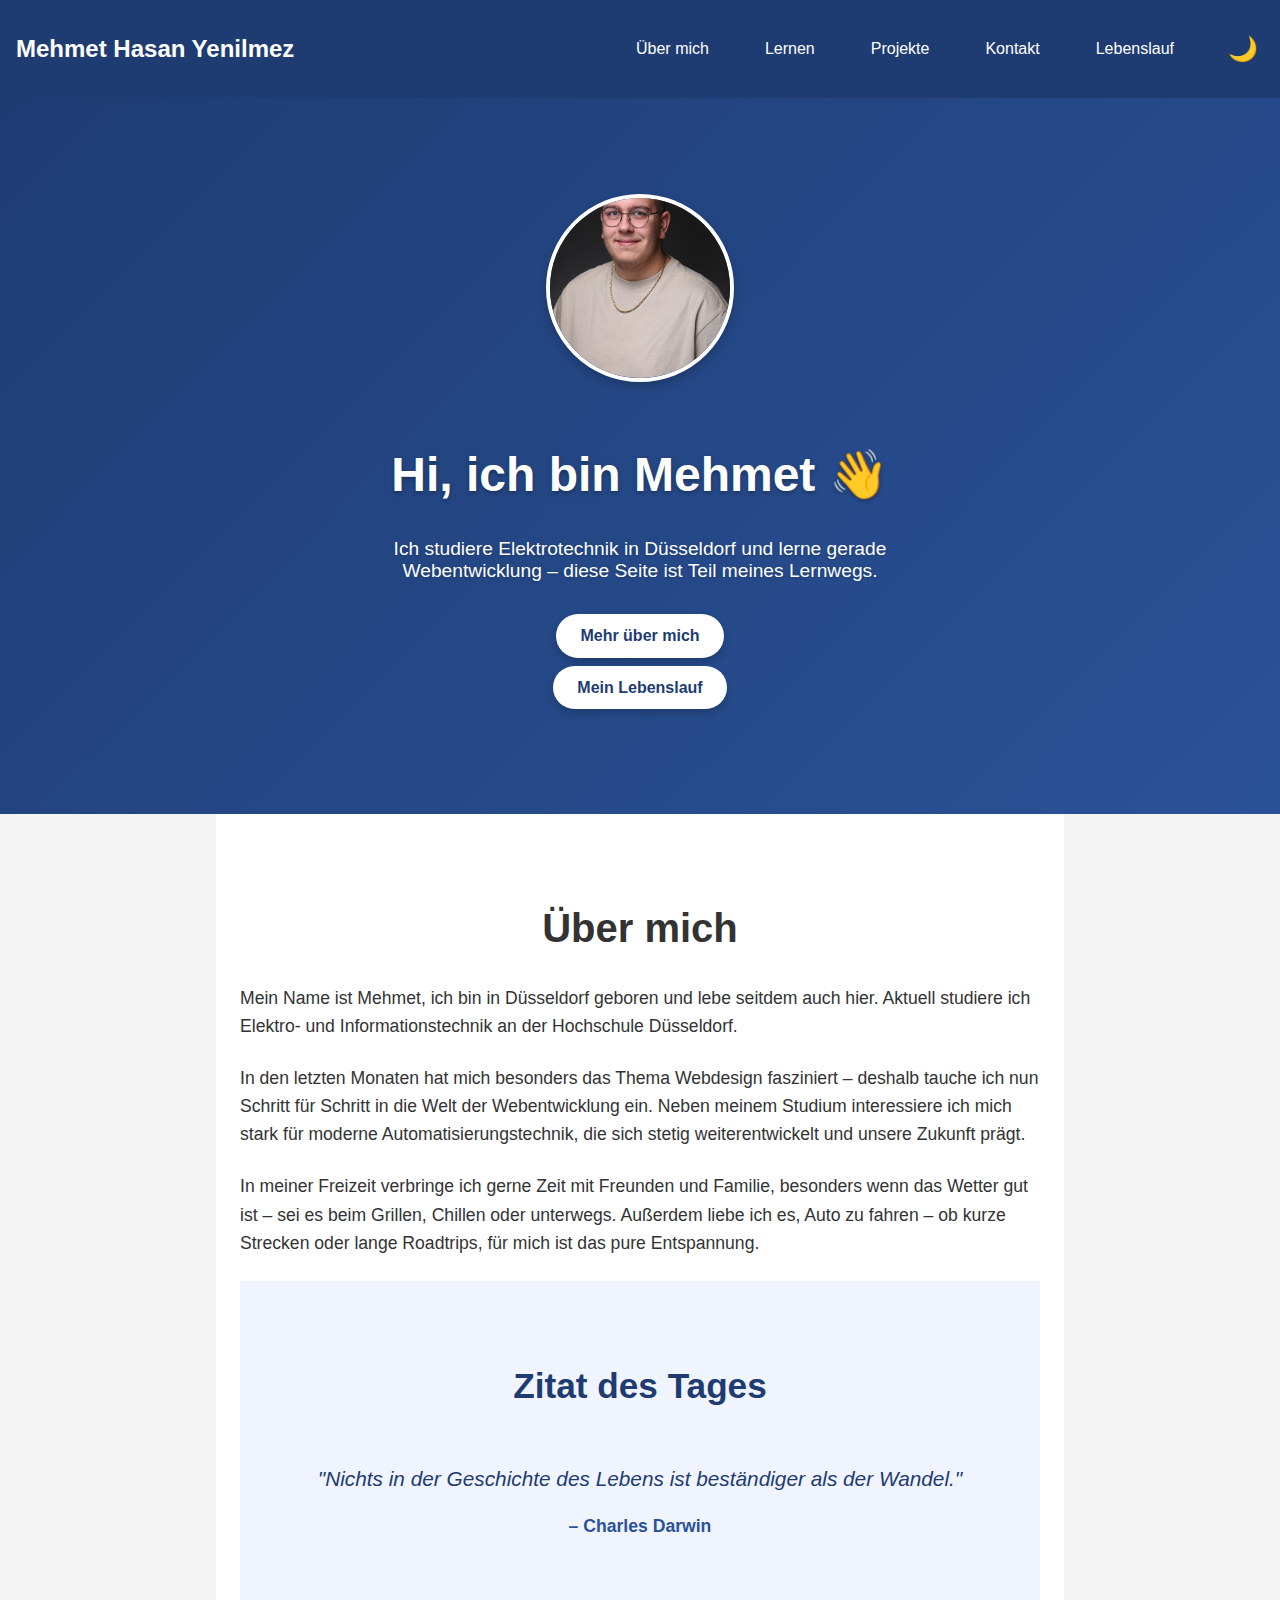
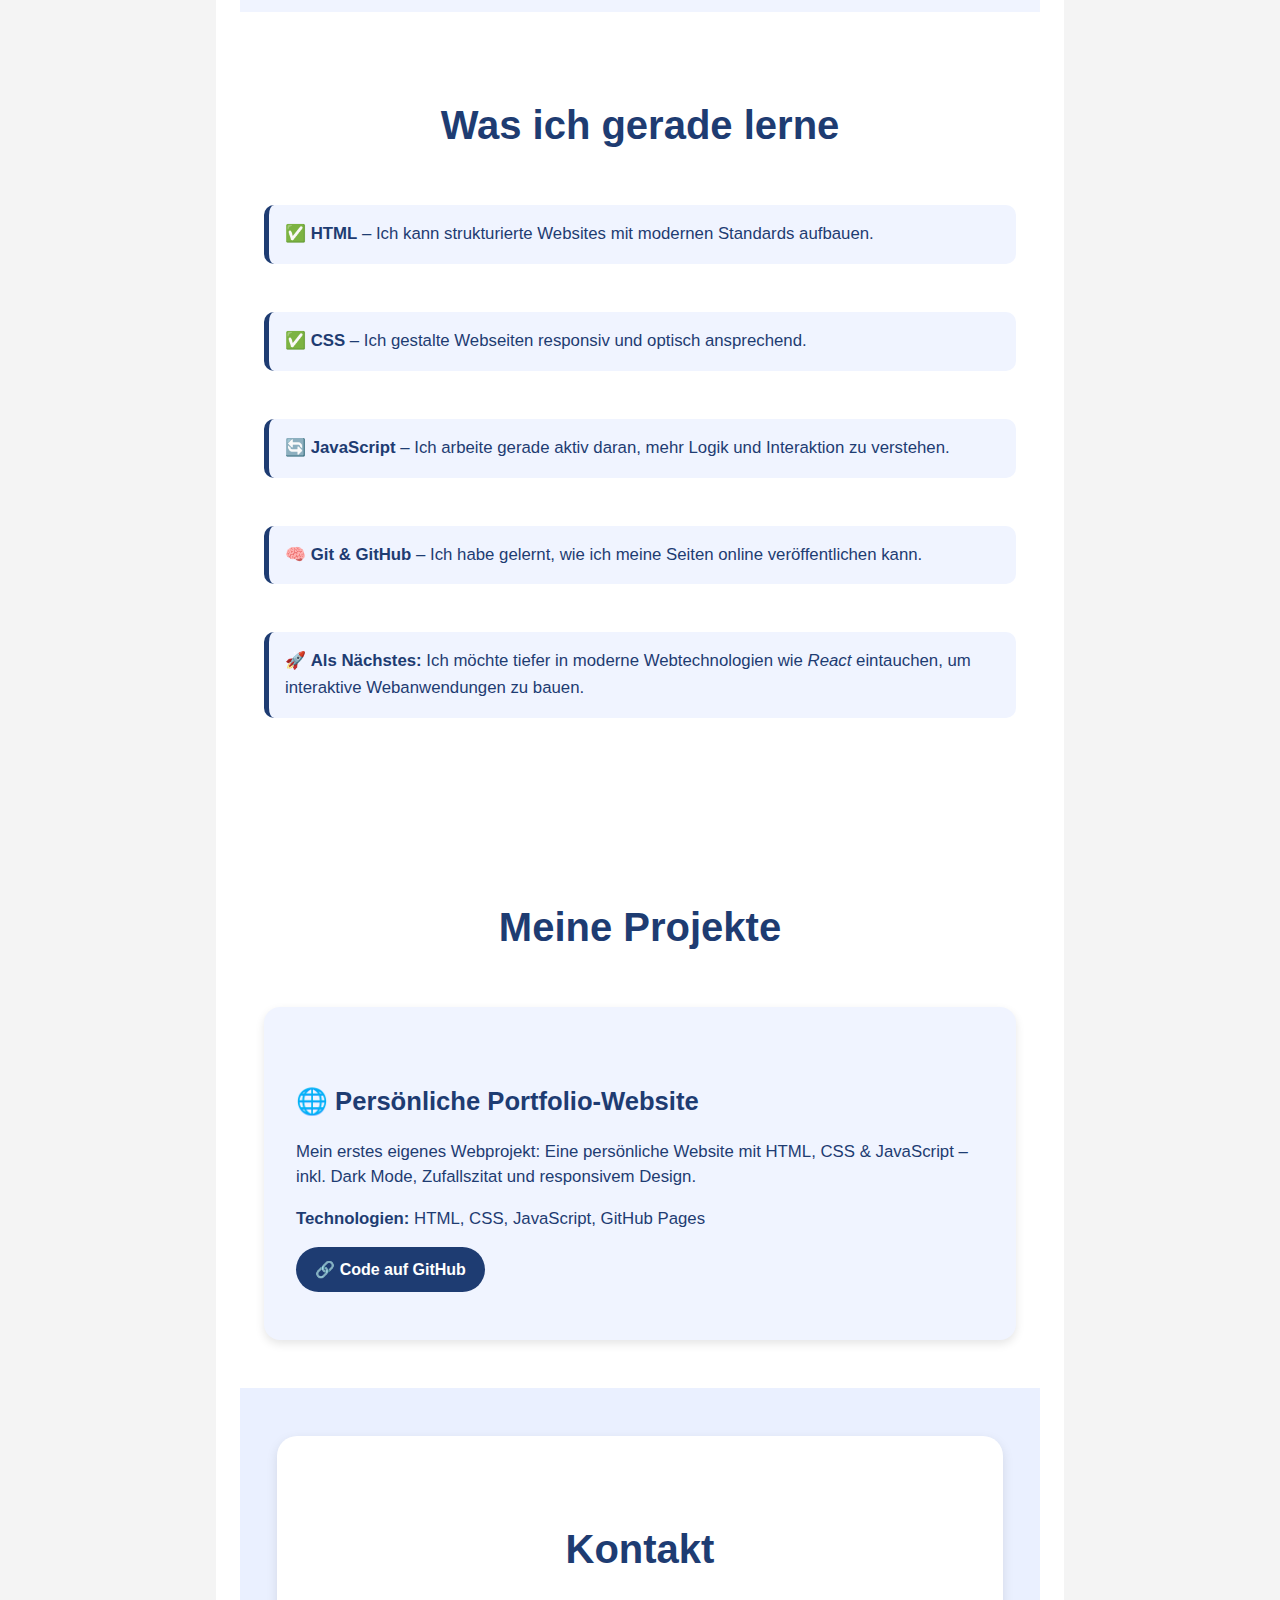
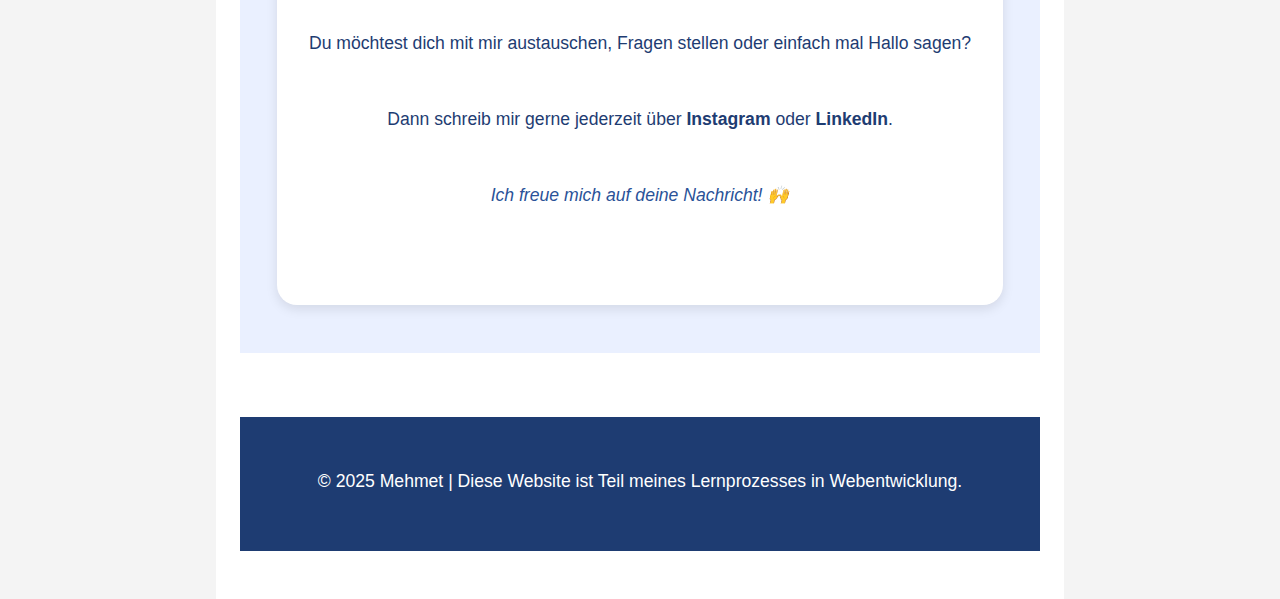
<file: index.html>
<!DOCTYPE html>
<html lang="de">
<head>
  <meta charset="UTF-8" />
  <meta name="viewport" content="width=device-width, initial-scale=1.0"/>
  <title>Mehmet Website</title>
  <link rel="stylesheet" href="style.css" />
  
</head>
<body>
  <!-- Navigation -->
  <nav class="navbar">
    <div class="nav-container">
      <a href="#" class="nav-logo">Mehmet Hasan Yenilmez</a>
      <div class="nav-right">
        <ul class="nav-menu" id="nav-menu">
          <li><a href="#about" onclick="closeMobileMenu()">Über mich</a></li>
          <li><a href="#lernen" onclick="closeMobileMenu()">Lernen</a></li>
          <li><a href="#projekte" onclick="closeMobileMenu()">Projekte</a></li>
          <li><a href="#kontakt" onclick="closeMobileMenu()">Kontakt</a></li>
          <li><a href="lebenslauf.html" onclick="closeMobileMenu()">Lebenslauf</a></li>
        </ul>
        <button class="dark-toggle" id="dark-toggle" aria-label="Dark Mode Toggle">🌙</button>
        <div class="nav-toggle" id="mobile-menu">&#9776;</div>
      </div>
    </div>
  </nav>

  <!-- Hero Section -->
  <section class="hero">
    <img src="MEMO 1.jpg" alt="Mehmet Profilbild" class="profilbild" />
    <h1>Hi, ich bin Mehmet 👋</h1>
    <p>
      Ich studiere Elektrotechnik in Düsseldorf und lerne gerade Webentwicklung – diese Seite ist Teil meines Lernwegs.
    </p>
    <a href="#about" class="btn">Mehr über mich</a>
    <h4> <a href="lebenslauf.html" class="btn">Mein Lebenslauf</a> </h4>
  </section>

  <!-- Über mich Section -->
  <section id="about" class="about fade-in">
    <h2>Über mich</h2>
    <p>
      Mein Name ist Mehmet, ich bin in Düsseldorf geboren und lebe seitdem auch hier. Aktuell studiere ich Elektro- und Informationstechnik an der Hochschule Düsseldorf.
    </p>
    <p>
      In den letzten Monaten hat mich besonders das Thema Webdesign fasziniert – deshalb tauche ich nun Schritt für Schritt in die Welt der Webentwicklung ein. Neben meinem Studium interessiere ich mich stark für moderne Automatisierungstechnik, die sich stetig weiterentwickelt und unsere Zukunft prägt.
    </p>
    <p>
      In meiner Freizeit verbringe ich gerne Zeit mit Freunden und Familie, besonders wenn das Wetter gut ist – sei es beim Grillen, Chillen oder unterwegs. Außerdem liebe ich es, Auto zu fahren – ob kurze Strecken oder lange Roadtrips, für mich ist das pure Entspannung.
    </p>

    <section class="zitat-section fade-in">
      <h2>Zitat des Tages</h2>
      <blockquote id="zitat-text">Lade Zitat...</blockquote>
      <p id="zitat-autor"></p>
    </section>

    <section id="lernen" class="lern-section fade-in">
      <h2>Was ich gerade lerne</h2>
      <ul class="lern-liste">
        <li>
          ✅ <strong>HTML</strong> – Ich kann strukturierte Websites mit modernen Standards aufbauen.
        </li>
        <li>
          ✅ <strong>CSS</strong> – Ich gestalte Webseiten responsiv und optisch ansprechend.
        </li>
        <li>
          🔄 <strong>JavaScript</strong> – Ich arbeite gerade aktiv daran, mehr Logik und Interaktion zu verstehen.
        </li>
        <li>
          🧠 <strong>Git & GitHub</strong> – Ich habe gelernt, wie ich meine Seiten online veröffentlichen kann.
        </li>
        <li>
          🚀 <strong>Als Nächstes:</strong> Ich möchte tiefer in moderne Webtechnologien wie <em>React</em> eintauchen, um interaktive Webanwendungen zu bauen.
        </li>
      </ul>
    </section>

    <section id="projekte" class="projekt-section fade-in">
      <h2>Meine Projekte</h2>
      <div class="projekt-card">
        <h3>🌐 Persönliche Portfolio-Website</h3>
        <p>Mein erstes eigenes Webprojekt: Eine persönliche Website mit HTML, CSS & JavaScript – inkl. Dark Mode, Zufallszitat und responsivem Design.</p>
        <p><strong>Technologien:</strong> HTML, CSS, JavaScript, GitHub Pages</p>
        <div class="projekt-links">
          <a href="https://github.com/Memo230701/meine-Website" target="_blank">🔗 Code auf GitHub</a>
        </div>
      </div>
    </section>

    <section id="kontakt" class="contact-section fade-in">
      <div class="contact-box">
        <h2>Kontakt</h2>
        <p>Du möchtest dich mit mir austauschen, Fragen stellen oder einfach mal Hallo sagen?</p>
        <p>
          Dann schreib mir gerne jederzeit über
          <a href="https://www.instagram.com/mehmet.ynlmz_/" target="_blank">Instagram</a>
          oder
          <a href="https://www.linkedin.com/in/mehmet-hasan-yenilmez/" target="_blank">LinkedIn</a>.
        </p>
        <p class="thanks-text">Ich freue mich auf deine Nachricht! 🙌</p>
      </div>
    </section>

    <script src="script.js"></script>
    <script>
      function closeMobileMenu() {
        const navMenu = document.getElementById("nav-menu");
        if (navMenu.classList.contains("active")) {
          navMenu.classList.remove("active");
        }
      }

      // Fade-In Animation beim Scrollen aktivieren
      const faders = document.querySelectorAll('.fade-in');
      const observer = new IntersectionObserver(entries => {
        entries.forEach(entry => {
          if (entry.isIntersecting) {
            entry.target.classList.add('visible');
          }
        });
      }, { threshold: 0.1 });

      faders.forEach(el => observer.observe(el));
    </script>

    <footer class="footer">
      <p>© 2025 Mehmet | Diese Website ist Teil meines Lernprozesses in Webentwicklung.</p>
    </footer>
  </body>
</html>
</file>
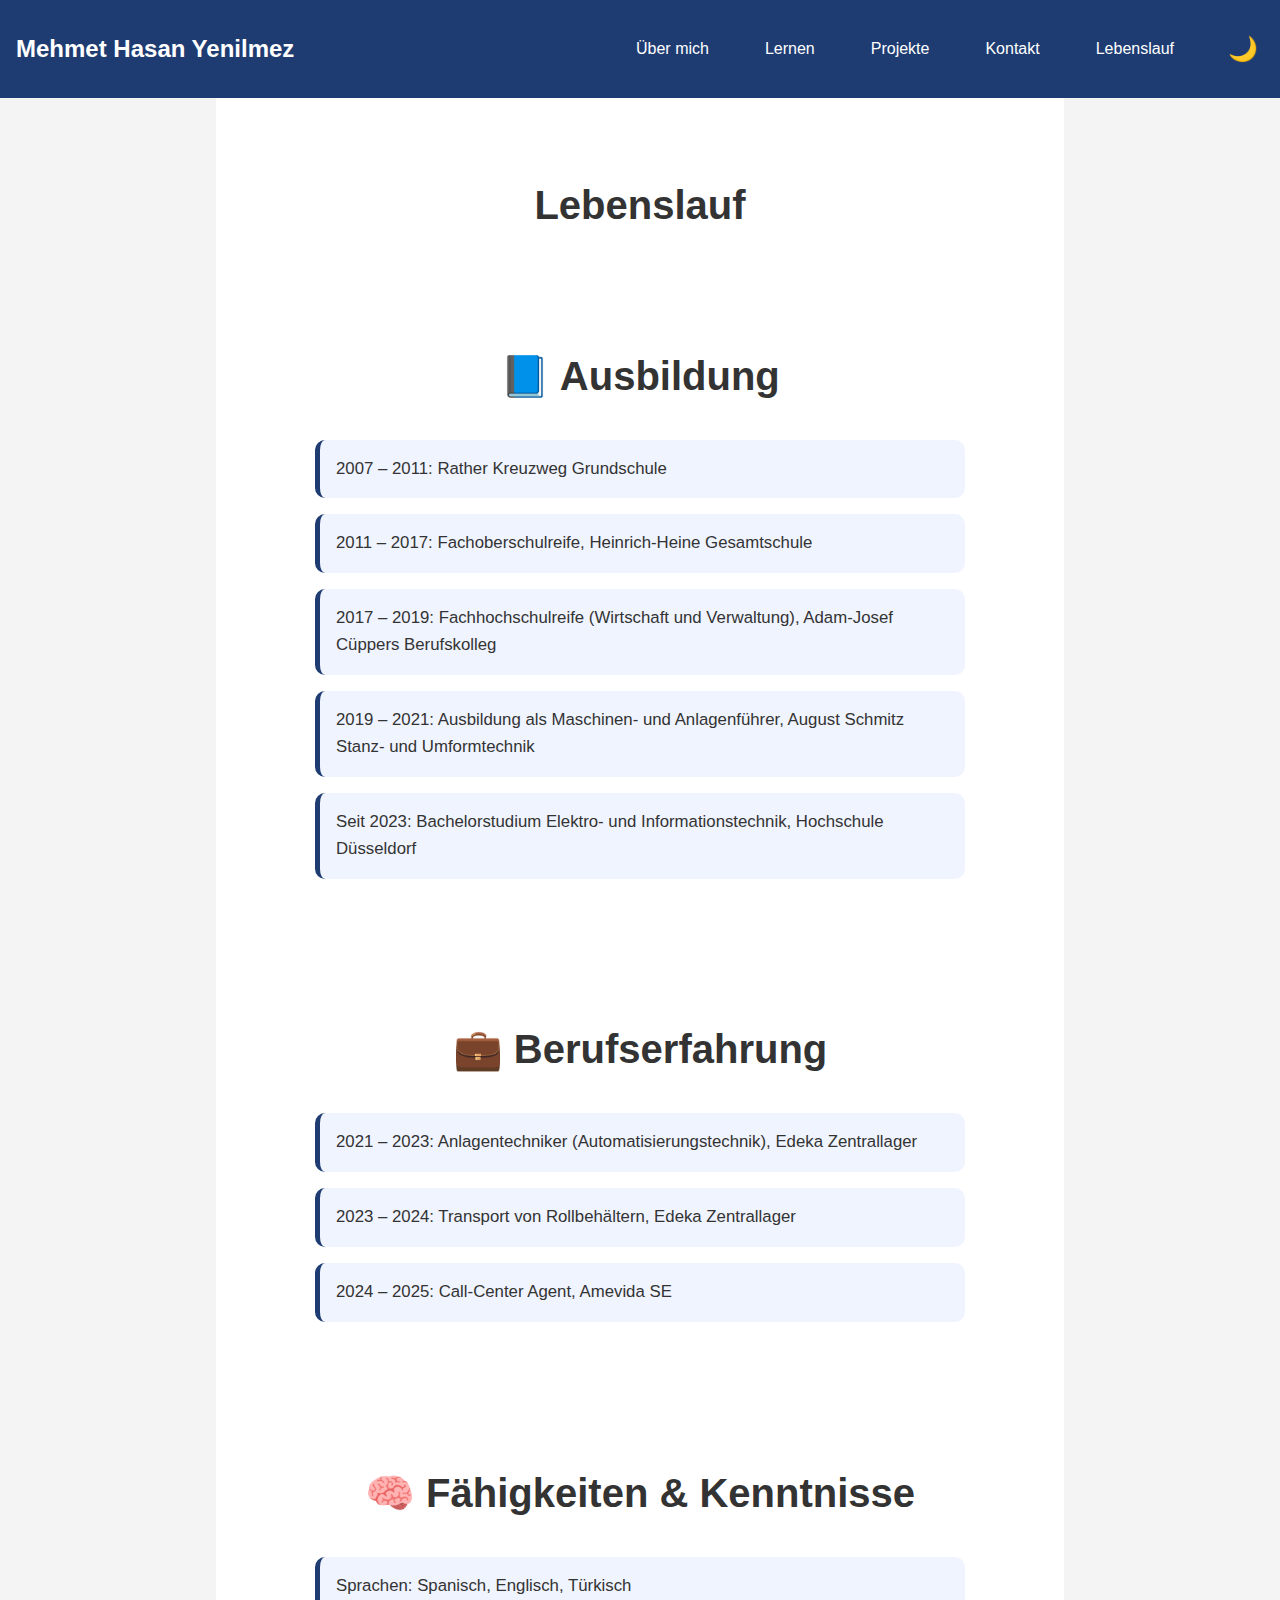
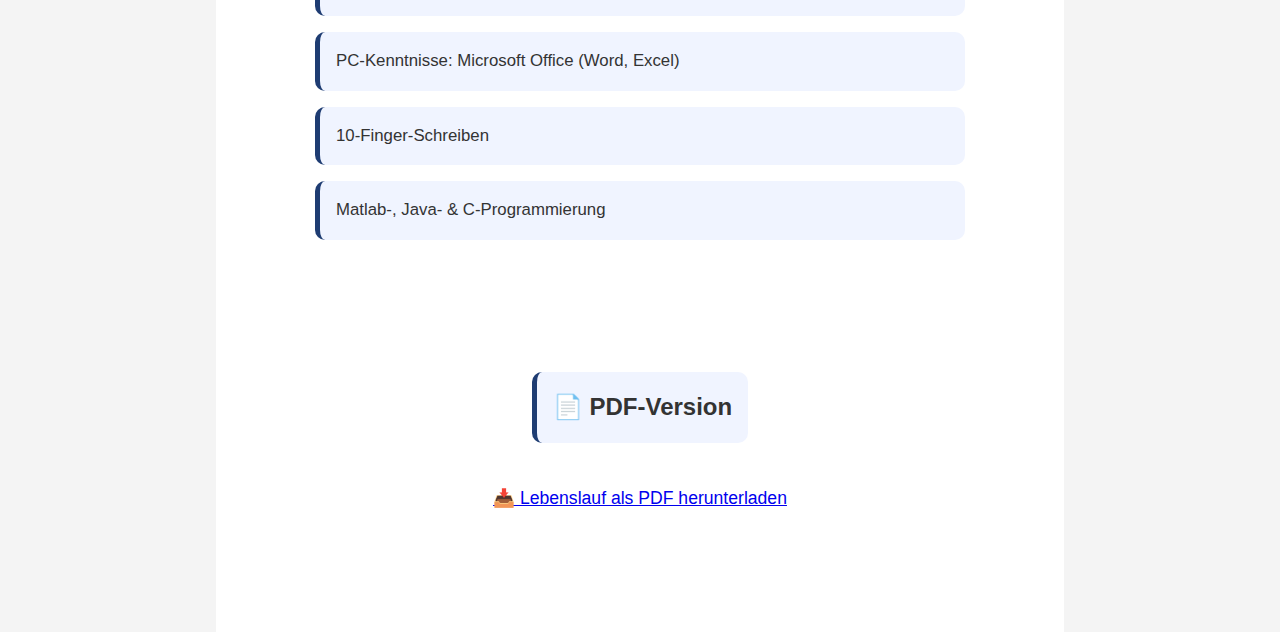
<file: lebenslauf.html>
<!DOCTYPE html>
<html lang="de">
<head>
  <meta charset="UTF-8">
  <meta name="viewport" content="width=device-width, initial-scale=1.0">
  <title>Lebenslauf – Mehmet Yenilmez</title>
  <link rel="stylesheet" href="style.css">
  <style>
html {
  scroll-behavior: smooth;
  overflow-x: hidden;
}

body {
  margin: 0;
  font-family: Arial, sans-serif;
  background-color: #f4f4f4;
  overflow-x: hidden;
  color: #000000;
}

/* Hero Section */
.hero {
  min-height: auto;
  padding-top: 6rem;
  padding-bottom: 6rem;
  background: linear-gradient(135deg, #1e3c72, #2a5298);
  color: white;
  display: flex;
  flex-direction: column;
  justify-content: flex-start;
  align-items: center;
  text-align: center;
  padding-left: 2rem;
  padding-right: 2rem;
}

.profilbild {
  width: 180px;
  height: 180px;
  object-fit: cover;
  border-radius: 50%;
  border: 4px solid white;
  box-shadow: 0 4px 8px rgba(0, 0, 0, 0.2);
  margin-bottom: 2rem;
}

.hero h1 {
  font-size: 3rem;
  margin-bottom: 1rem;
  text-shadow: 0 2px 4px rgba(0, 0, 0, 0.3);
}

.hero p {
  font-size: 1.2rem;
  max-width: 600px;
  margin-bottom: 2rem;
  text-shadow: 0 1px 3px rgba(0, 0, 0, 0.2);
}

.btn {
  background-color: white;
  color: #1e3c72;
  padding: 0.8rem 1.5rem;
  border-radius: 30px;
  text-decoration: none;
  font-weight: bold;
  transition: all 0.3s ease;
  box-shadow: 0 4px 8px rgba(0, 0, 0, 0.2);
}

.btn:hover {
  background-color: #dbe9ff;
}

/* Lebenslauf-Listen Style (auch im Light Mode) */
.lebenslauf-section {
  padding: 3rem 1.5rem;
  max-width: 650px;
  margin: 0 auto;
}

  .lebenslauf-title {
  text-align: center;
  font-size: 2.5rem;
  margin-bottom: 2rem;
  color: inherit;
  }
    
    .lebenslauf-section h1 {
  text-align: center;
  font-size: 2.5rem;
  margin-bottom: 2rem;
  color: inherit;
}
    
.lebenslauf-section h2 {
  background-color: #f0f4ff;
  padding: 1rem;
  border-radius: 10px;
  font-size: 1.5rem;
  margin-bottom: 1.5rem;
  display: inline-block;
  border-left: 5px solid #1e3c72;
}

.lebenslauf-section ul {
  list-style: none;
  padding: 0;
  margin: 0;
}

.lebenslauf-section li {
  background-color: #f0f4ff;
  padding: 1rem;
  margin-bottom: 1rem;
  border-left: 5px solid #1e3c72;
  border-radius: 10px;
  font-size: 1.05rem;
  line-height: 1.6;
}

/* Dark Mode */
body.dark-mode .lebenslauf-section h2 {
  background-color: #2a2a2a;
  color: #e0e0e0;
  border-left: 5px solid #555;
}

body.dark-mode .lebenslauf-section li {
  background-color: #2a2a2a;
  border-left: 5px solid #555;
}

  </style>
</head>
<body>
  <!-- Navigation -->
  <nav class="navbar">
    <div class="nav-container">
      <a href="index.html" class="nav-logo">Mehmet Hasan Yenilmez</a>
      <div class="nav-right">
        <ul class="nav-menu" id="nav-menu">
          <li><a href="index.html#about" onclick="closeMobileMenu()">Über mich</a></li>
          <li><a href="index.html#lernen" onclick="closeMobileMenu()">Lernen</a></li>
          <li><a href="index.html#projekte" onclick="closeMobileMenu()">Projekte</a></li>
          <li><a href="index.html#kontakt" onclick="closeMobileMenu()">Kontakt</a></li>
          <li><a href="lebenslauf.html" onclick="closeMobileMenu()">Lebenslauf</a></li>
        </ul>
        <button class="dark-toggle" id="dark-toggle" aria-label="Dark Mode Toggle">🌙</button>
        <div class="nav-toggle" id="mobile-menu">&#9776;</div>
      </div>
    </div>
  </nav>

  <!-- Inhalt -->
  <main class="about">
    <h1 class="lebenslauf-title">Lebenslauf</h1>

    <section class="lebenslauf-section">
     <h1> 📘 Ausbildung </h1>
      <ul>
        <li>2007 – 2011: Rather Kreuzweg Grundschule</li>
        <li>2011 – 2017: Fachoberschulreife, Heinrich-Heine Gesamtschule</li>
        <li>2017 – 2019: Fachhochschulreife (Wirtschaft und Verwaltung), Adam-Josef Cüppers Berufskolleg</li>
        <li>2019 – 2021: Ausbildung als Maschinen- und Anlagenführer, August Schmitz Stanz- und Umformtechnik</li>
        <li>Seit 2023: Bachelorstudium Elektro- und Informationstechnik, Hochschule Düsseldorf</li>
      </ul>
    </section>

    <section class="lebenslauf-section">
     <h1>💼 Berufserfahrung </h1>
      <ul>
        <li>2021 – 2023: Anlagentechniker (Automatisierungstechnik), Edeka Zentrallager</li>
        <li>2023 – 2024: Transport von Rollbehältern, Edeka Zentrallager</li>
        <li>2024 – 2025: Call-Center Agent, Amevida SE</li>
      </ul>
    </section>

    <section class="lebenslauf-section">
     <h1> 🧠 Fähigkeiten & Kenntnisse </h1>
      <ul>
        <li>Sprachen: Spanisch, Englisch, Türkisch</li>
        <li>PC-Kenntnisse: Microsoft Office (Word, Excel)</li>
        <li>10-Finger-Schreiben</li>
        <li>Matlab-, Java- & C-Programmierung</li>
      </ul>
    </section>

    <section class="lebenslauf-section" style="text-align:center;">
      <h2>📄 PDF-Version</h2>
      <p> <a class="download-link" href="Mehmet_Yenilmez_Lebenslauf.pdf" download="Mehmet_Yenilmez_Lebenslauf.pdf">📥 Lebenslauf als PDF herunterladen</a> </p>
    </section>
  </main>

  <script src="script.js"></script>
  <script>
    function closeMobileMenu() {
      const navMenu = document.getElementById('nav-menu');
      if (navMenu.classList.contains('active')) {
        navMenu.classList.remove('active');
      }
    }
  </script>
</body>
</html>
</file>
<file: style.css>
html {
  scroll-behavior: smooth;
  overflow-x: hidden;
}

body {
  margin: 0;
  font-family: Arial, sans-serif;
  background-color: #f4f4f4;
  overflow-x: hidden;
}

/* Allgemein */
body {
  margin: 0;
  font-family: Arial, sans-serif;
  background-color: #f4f4f4;
}

/* Hero Section */
.hero {
  min-height: auto;
  padding-top: 6rem; /* sorgt für Abstand nach oben */
  padding-bottom: 6rem;
  background: linear-gradient(135deg, #1e3c72, #2a5298);
  color: white;
  display: flex;
  flex-direction: column;
  justify-content: flex-start; /* oben beginnen */
  align-items: center;
  text-align: center;
  padding-left: 2rem;
  padding-right: 2rem;
}

.profilbild {
  width: 180px;
  height: 180px;
  object-fit: cover;
  border-radius: 50%;
  border: 4px solid white;
  box-shadow: 0 4px 8px rgba(0, 0, 0, 0.2);
  margin-bottom: 2rem;
}

.hero h1 {
  font-size: 3rem;
  margin-bottom: 1rem;
  text-shadow: 0 2px 4px rgba(0, 0, 0, 0.3);
}

.hero p {
  font-size: 1.2rem;
  max-width: 600px;
  margin-bottom: 2rem;
  text-shadow: 0 1px 3px rgba(0, 0, 0, 0.2);
}

.btn {
  background-color: white;
  color: #1e3c72;
  padding: 0.8rem 1.5rem;
  border-radius: 30px;
  text-decoration: none;
  font-weight: bold;
  transition: all 0.3s ease;
  box-shadow: 0 4px 8px rgba(0, 0, 0, 0.2);
}

.btn:hover {
  background-color: #dbe9ff;
}

/* Über mich Section */
.about {
  background-color: #ffffff;
  color: #333;
  padding: 3rem 1.5rem;
  max-width: 800px;
  margin: 0 auto;
  text-align: left;
  line-height: 1.6;
}

.about h2 {
  font-size: 2.5rem;
  margin-bottom: 1.5rem;
  text-align: center;
}

.about p {
  margin-bottom: 1.5rem;
  font-size: 1.1rem;
}

/* Responsive für Mobilgeräte */
@media (max-width: 600px) {
  .hero h1 {
    font-size: 2rem;
  }

  .hero p {
    font-size: 1rem;
  }

  .about h2 {
    font-size: 2rem;
  }

  .about p {
    font-size: 1rem;
  }
}

.contact-section {
  background-color: #eaf0ff;
  padding: 3rem 1.5rem;
  display: flex;
  justify-content: center;
}

.contact-box {
  background-color: white;
  padding: 3rem 2rem;
  border-radius: 20px;
  box-shadow: 0 4px 12px rgba(0, 0, 0, 0.1);
  max-width: 700px;
  text-align: center;
  color: #1e3c72;
}

.contact-box h2 {
  font-size: 2.5rem;
  margin-bottom: 3rem;
}

.contact-box p {
  font-size: 1.1rem;
  margin-bottom: 3rem;
  line-height: 1.6;
}

.contact-box a {
  color: #1e3c72;
  font-weight: bold;
  text-decoration: none;
}

.contact-box a:hover {
  text-decoration: underline;
}

.thanks-text {
  margin-top: 2rem;
  font-weight: 500;
  font-style: italic;
  color: #2a5298;
}


html {
  scroll-behavior: smooth;
}

.footer {
  background-color: #1e3c72;
  color: white;
  text-align: center;
  padding: 2rem;
  margin-top: 4rem;
}

.footer-links {
  margin-top: 0.5rem;
}

.footer a {
  color: #dbe9ff;
  text-decoration: none;
  font-weight: bold;
  margin: 0 0.5rem;
}

.footer a:hover {
  text-decoration: underline;
}

.footer span {
  color: #ffffff99;
}


}

body {
  margin: 0;
  font-family: Arial, sans-serif;
  background-color: #f4f4f4;
  overflow-x: hidden;
}

/* Navigation (gekürzt für Fokus) */
.navbar {
  background-color: #1e3c72;
  color: white;
  padding: 1rem 0;
  position: sticky;
  top: 0;
  width: 100%;
  z-index: 1000;
}

.nav-container {
  display: flex;
  justify-content: space-between;
  align-items: center;
  max-width: 100%;
  width: 100%;
  margin: 0 auto;
  padding: 0 1rem;
  box-sizing: border-box;
}

.nav-logo {
  font-size: 1.5rem;
  font-weight: bold;
  color: white;
  text-decoration: none;
}

.nav-menu {
  list-style: none;
  display: flex;
  gap: 1.5rem;
}

.nav-menu li a {
  display: inline-block;
  color: white;
  text-decoration: none;
  font-weight: 500;
  padding: 0.5rem 1rem;
  border-radius: 8px;
  background: transparent;
  transition: background-color 0.3s ease;
}

.nav-menu li a:hover {
  background-color: rgba(255, 255, 255, 0.15);
}

/* Light Mode spezifisch (falls nötig) */
body:not(.dark-mode) .nav-menu li a {
  color: white;
}

/* Dark Mode fix */
body.dark-mode .nav-menu li a {
  color: white;
  background: transparent;
}

body.dark-mode .nav-menu li a:hover {
  background-color: rgba(255, 255, 255, 0.15);
}


.nav-toggle {
  display: none;
}

/* Mobile Navigation */
@media (max-width: 768px) {
  .nav-toggle {
    display: block;
    font-size: 2rem;
    cursor: pointer;
    color: white;
    background: none;
    border: none;
    z-index: 1100;
  }

  .nav-menu {
    flex-direction: column;
    background-color: #1e3c72;
    position: absolute;
    top: 70px;
    left: 0;
    width: 100%;
    text-align: center;
    max-height: 0;
    padding: 0;
    overflow: hidden;
    transition: max-height 0.4s ease-in-out, padding 0.4s ease-in-out;
  }

  .nav-menu.active {
    max-height: 300px;
    padding: 1rem 0;
  }
}

/* Kontakt-Sektion */
.contact-section {
  background-color: #eaf0ff;
  padding: 3rem 1.5rem;
  display: flex;
  justify-content: center;
}

.contact-box {
  background-color: white;
  padding: 3rem 2rem;
  border-radius: 20px;
  box-shadow: 0 4px 12px rgba(0, 0, 0, 0.1);
  max-width: 700px;
  text-align: center;
  color: #1e3c72;
}

.contact-box h2 {
  font-size: 2.5rem;
  margin-bottom: 3rem;
}

.contact-box p {
  font-size: 1.1rem;
  margin-bottom: 3rem;
  line-height: 1.6;
}

.contact-box a {
  color: #1e3c72;
  font-weight: bold;
  text-decoration: none;
}

.contact-box a:hover {
  text-decoration: underline;
}

.thanks-text {
  margin-top: 2rem;
  font-weight: 500;
  font-style: italic;
  color: #2a5298;
}

.lern-section {
  background-color: #ffffff;
  padding: 3rem 1.5rem;
  text-align: center;
  color: #1e3c72;
}

.lern-section h2 {
  font-size: 2.5rem;
  margin-bottom: 3rem;
}

.lern-liste {
  list-style: none;
  padding: 0;
  max-width: 800px;
  margin: 0 auto;
  text-align: left;
}

/* Toggle-Button */
.dark-toggle {
  background: none;
  border: none;
  font-size: 1.5rem;
  cursor: pointer;
  color: white;
  margin-left: 1rem;
}

/* Dark Mode aktivieren */
body.dark-mode .lebenslauf-section {
  background-color: #1e1e1e;
  color: #e0e0e0;
}

body.dark-mode .lebenslauf-section ul {
  list-style: none;
  padding: 0;
}

body.dark-mode .lebenslauf-section li {
  background-color: #2a2a2a;
  padding: 1rem;
  margin-bottom: 1rem;
  border-left: 5px solid #555;
  border-radius: 10px;
}


body.dark-mode {
  background-color: #121212;
  color: #e0e0e0;
}

body.dark-mode .hero {
  background: linear-gradient(135deg, #0f2027, #203a43);
  color: white;
}

body.dark-mode .about,
body.dark-mode .lern-section,
body.dark-mode .contact-section {
  background-color: #1e1e1e;
  color: #e0e0e0;
}

body.dark-mode .contact-box,
body.dark-mode .footer {
  background-color: #222;
  color: #e0e0e0;
}

body.dark-mode .nav-menu,
body.dark-mode .navbar {
  background-color: #0f2027;
}

body.dark-mode .btn,
body.dark-mode .contact-links a,
body.dark-mode .nav-menu li a {
  background-color: white;
  color: #1e3c72;
}

body.dark-mode .lern-liste li {
  background-color: #2a2a2a;
  border-left: 5px solid #555;
}

body.dark-mode a {
  color: #90caf9;
}

.dark-toggle {
  background: none;
  border: none;
  font-size: 1.5rem;
  cursor: pointer;
  color: white;
  margin-left: 1rem;
  transition: transform 0.4s ease;
}

.dark-toggle.rotate {
  transform: rotate(180deg);
}
.zitat-section {
  background-color: #f0f4ff;
  color: #1e3c72;
  padding: 3rem 1.5rem;
  text-align: center;
}

.zitat-section h2 {
  font-size: 2.2rem;
  margin-bottom: 3rem;
}

blockquote {
  font-size: 1.3rem;
  font-style: italic;
  margin: 1rem auto;
  max-width: 700px;
  line-height: 1.6;
}

#zitat-autor {
  margin-top: 0.5rem;
  font-weight: bold;
  color: #2a5298;
}

/* Dark Mode Support */
body.dark-mode .zitat-section {
  background-color: #1e1e1e;
  color: #e0e0e0;
}

body.dark-mode #zitat-autor {
  color: #90caf9;
}



.lern-liste li {
  background-color: #f0f4ff;
  border-left: 5px solid #1e3c72;
  padding: 1rem;
  margin-bottom: 3rem;
  border-radius: 10px;
  font-size: 1.05rem;
  line-height: 1.6;
}

.projekt-section {
  background-color: #ffffff;
  padding: 3rem 1.5rem;
  text-align: center;
  color: #1e3c72;
}

.projekt-section h2 {
  font-size: 2.5rem;
  margin-bottom: 3rem;
}

.projekt-card {
  background-color: #f0f4ff;
  border-radius: 16px;
  padding: 3rem 2rem;
  max-width: 800px;
  margin: 0 auto;
  text-align: left;
  box-shadow: 0 4px 10px rgba(0, 0, 0, 0.1);
}

.projekt-card h3 {
  font-size: 1.6rem;
  margin-bottom: 0.8rem;
}

.projekt-card p {
  font-size: 1.05rem;
  margin-bottom: 1rem;
  line-height: 1.5;
}

.projekt-links a {
  display: inline-block;
  margin-right: 1rem;
  background-color: #1e3c72;
  color: white;
  padding: 0.6rem 1.2rem;
  border-radius: 30px;
  text-decoration: none;
  font-weight: bold;
  transition: background-color 0.3s ease;
}

.projekt-links a:hover {
  background-color: #2a5298;
}

/* Dark Mode */
body.dark-mode .projekt-section {
  background-color: #1e1e1e;
  color: #e0e0e0;
}

body.dark-mode .projekt-card {
  background-color: #2a2a2a;
  box-shadow: 0 4px 10px rgba(255, 255, 255, 0.05);
}

body.dark-mode .projekt-links a {
  background-color: #ffffff;
  color: #1e3c72;
}

body.dark-mode .projekt-links a:hover {
  background-color: #dbe9ff;
}
.nav-right {
  display: flex;
  align-items: center;
  gap: 1rem;
}
</file>
